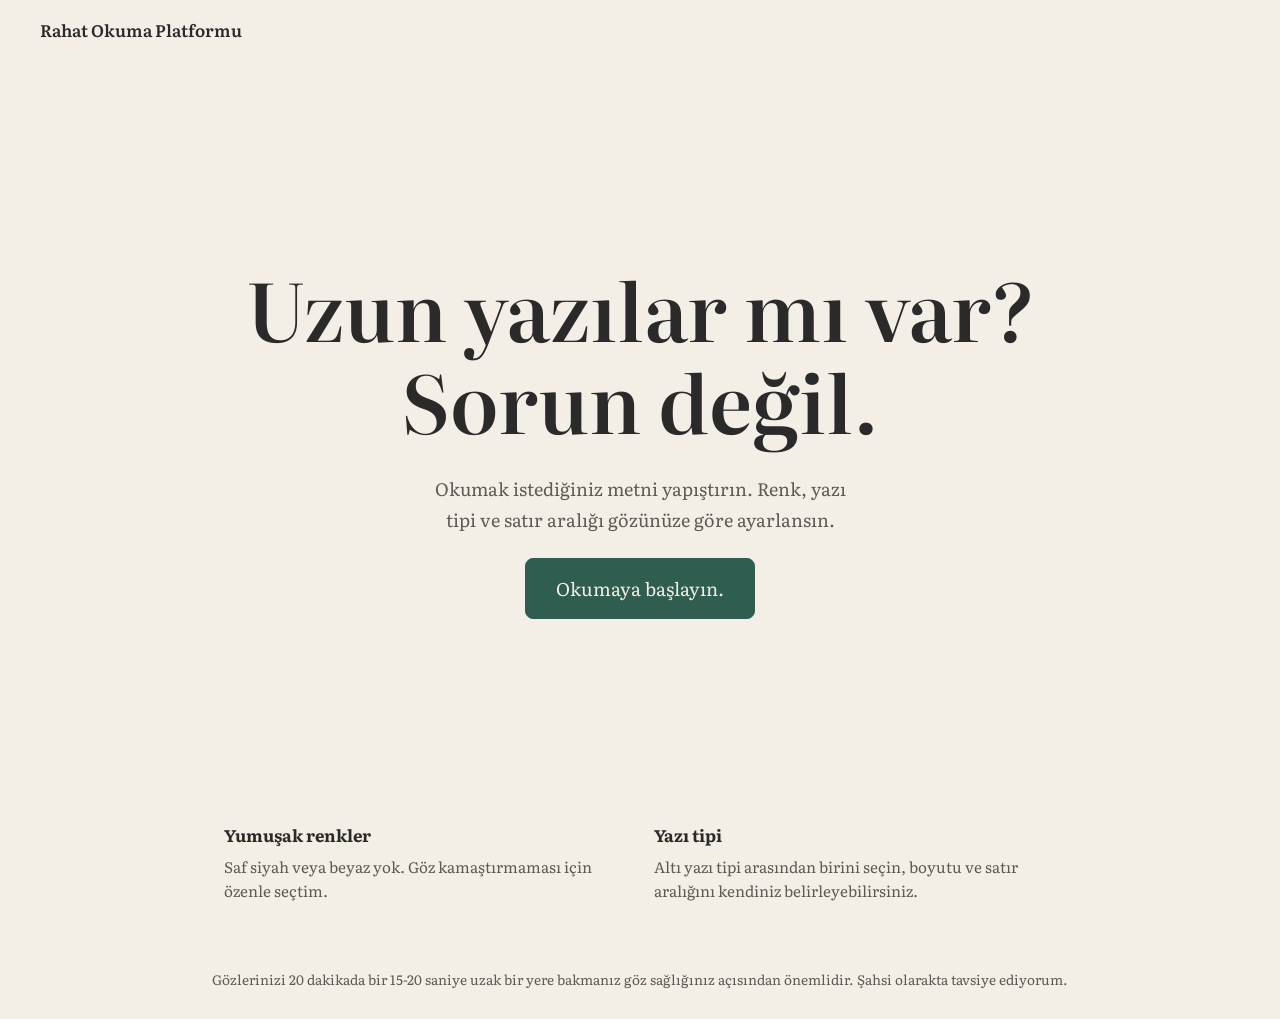
<file: index.html>
<!DOCTYPE html>
<html lang="tr">
    <head>
        <meta charset="utf-8">
        <meta name="viewport" content=""width=device-width, initial-scale=1">
        <title> Rahat Okuma Platformu</title>
        <meta name="description" content="Uzun yazıları gözünüzü yormadan okumak için sade bir okuma alanı.">
        <link rel="preconnect" href="https://fonts.googleapis.com">
        <link href="https://fonts.googleapis.com/css2?family=Atkinson+Hyperlegible:wght@400;700&family=Inter:wght@400;600&family=Lexend:wght@400;600&family=Literata:opsz,wght@7..72,400;7..72,600&family=Source+Serif+4:opsz,wght@8..60,400;8..60,600&display=swap" rel="stylesheet">
        <link rel="stylesheet" href="style.css">
        <script>try{var s=JSON.parse(localStorage.getItem("rahatOkuma")||"{}";if(s.theme)document.documentElement.dataset.theme=s.theme}catch(e){}</script>
    </head>
    <body>
        <header class="bar"><a class="brand" href="./">Rahat Okuma Platformu<a/></header>
            <main>
                <section class="hero">
                    <h1>Uzun yazılar mı var?<br>Sorun değil.</h1>
                    <p> Okumak istediğiniz metni yapıştırın. Renk, yazı tipi ve satır aralığı gözünüze göre ayarlansın.</p>
                    <a class="btn main" href="oku.html">Okumaya başlayın.</a>
                    </section>
                    
                    <section class="notes">
                        <div><h2>Yumuşak renkler</h2><p>Saf siyah veya beyaz yok. Göz kamaştırmaması için özenle seçtim.</p></div>
                        <div><h2>Yazı tipi</h2><p>Altı yazı tipi arasından birini seçin, boyutu ve satır aralığını kendiniz belirleyebilirsiniz.</p></div>
                        </section>
                    </main>
                    <footer>Gözlerinizi 20 dakikada bir 15-20 saniye uzak bir yere bakmanız göz sağlığınız açısından önemlidir. Şahsi olarakta tavsiye ediyorum.</footer>
                    </body>
</html>
</file>
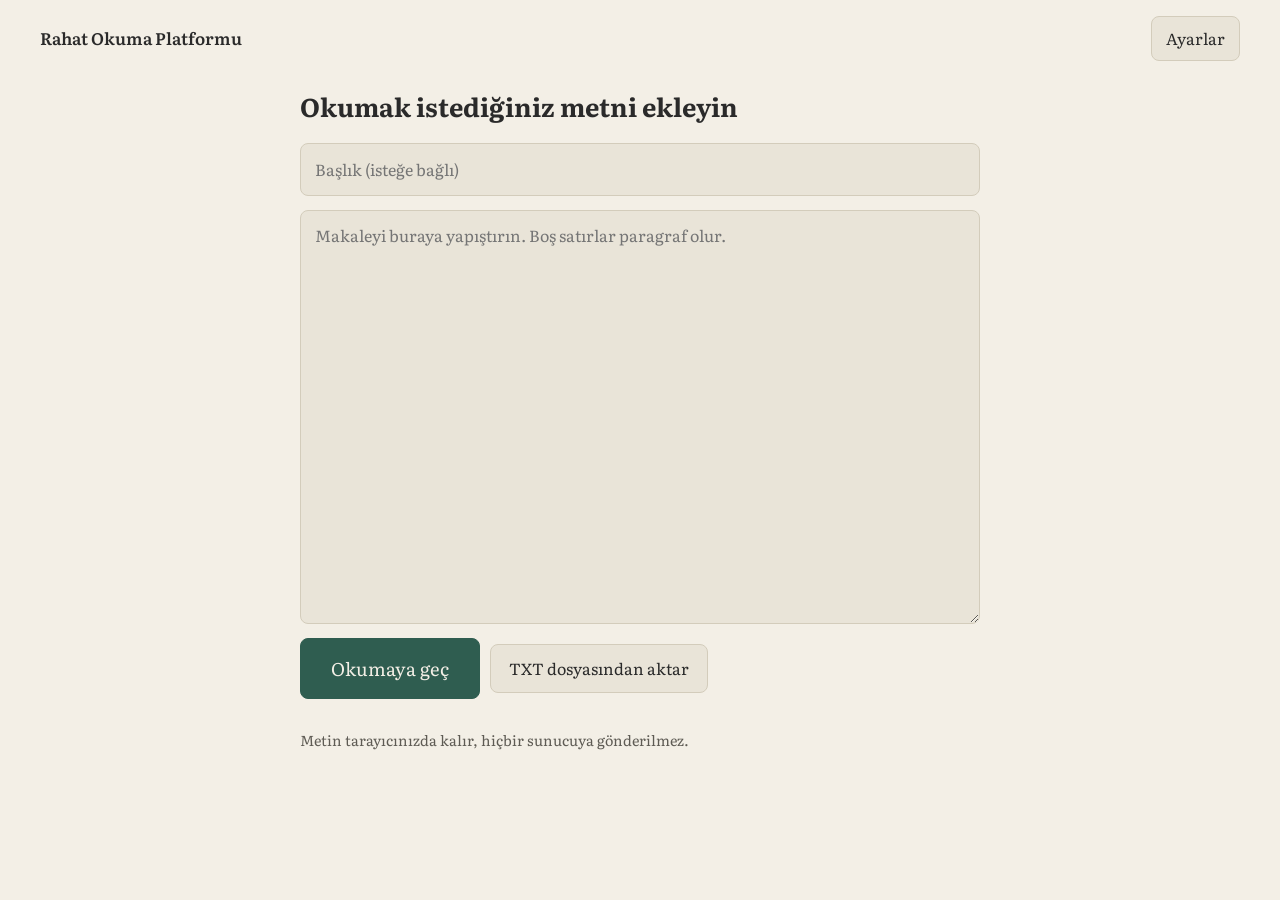
<file: oku.html>
<!doctype html>
<html lang="tr">
<head>
<meta charset="utf-8">
<meta name="viewport" content="width=device-width, initial-scale=1">
<title>Okuma alanı · Rahat Okuma Platformu</title>
<link rel="preconnect" href="https://fonts.googleapis.com">
<link rel="preconnect" href="https://fonts.gstatic.com" crossorigin>
<link href="https://fonts.googleapis.com/css2?family=Atkinson+Hyperlegible:wght@400;700&family=Inter:wght@400;600&family=Lexend:wght@400;600&family=Literata:opsz,wght@7..72,400;7..72,600&family=Source+Serif+4:opsz,wght@8..60,400;8..60,600&display=swap" rel="stylesheet">
<link rel="stylesheet" href="style.css">
<style>
  #okuma { font-family: var(--font); font-size: calc(var(--size) * 1px); line-height: var(--lh); max-width: calc(var(--w) * 1ch); margin: 0 auto; padding: 24px 20px 120px; }
  #okuma h1 { font-size: 1.5em; line-height: 1.3; margin: 0 0 1em; font-weight: 600; }
  #okuma p { margin: 0 0 1em; }
  .giris { max-width: 720px; margin: 0 auto; padding: 8px 20px 60px; display: grid; gap: 14px; }
  .giris h1 { font-size: 1.6rem; margin: 0; }
  .giris input[type=text], .giris textarea { width: 100%; font: inherit; font-size: 1rem; padding: 12px 14px; border-radius: 8px; border: 1px solid var(--line); background: var(--panel); color: var(--fg); }
  .giris textarea { min-height: 46vh; resize: vertical; line-height: 1.6; }
  .satir { display: flex; gap: 10px; flex-wrap: wrap; align-items: center; }
  .hint { color: var(--muted); font-size: .9rem; }
  .bar .btn { padding: 8px 14px; }
  .bar div { display: flex; gap: 8px; }
  #panel { position: fixed; top: 0; right: 0; bottom: 0; width: min(340px, 92vw); background: var(--panel); border-left: 1px solid var(--line); padding: 20px; overflow-y: auto; transform: translateX(105%); transition: transform .2s; z-index: 5; font-family: system-ui, sans-serif; font-size: .95rem; line-height: 1.4; }
  #panel.acik { transform: none; }
  .panelUst { display: flex; justify-content: space-between; align-items: center; margin-bottom: 14px; }
  #panel h2 { font-size: 1.05rem; margin: 0; }
  #panel .btn { padding: 6px 12px; font-size: .9rem; }
  #panel label { display: block; margin: 16px 0 6px; font-weight: 600; }
  #panel output { font-weight: 400; color: var(--muted); }
  #panel select, #panel input[type=range] { width: 100%; font: inherit; padding: 6px; background: var(--bg); color: var(--fg); border: 1px solid var(--line); border-radius: 6px; }
  #panel input[type=range] { padding: 0; accent-color: var(--accent); }
  .temalar { display: grid; grid-template-columns: repeat(3, 1fr); gap: 8px; }
  .tema { padding: 12px 4px; border-radius: 8px; border: 2px solid var(--line); cursor: pointer; font: inherit; font-size: .85rem; }
  .tema[aria-pressed=true] { border-color: var(--accent); box-shadow: 0 0 0 2px var(--accent); }
  #mola { position: fixed; left: 50%; bottom: 20px; transform: translateX(-50%); background: var(--panel); border: 1px solid var(--accent); border-radius: 10px; padding: 12px 16px; display: none; gap: 12px; align-items: center; z-index: 4; font-family: system-ui, sans-serif; font-size: .95rem; max-width: 92vw; }
  #mola.goster { display: flex; }
  .gizli { display: none !important; }
</style>
<script>try{var s=JSON.parse(localStorage.getItem("rahatOkuma")||"{}");if(s.theme)document.documentElement.dataset.theme=s.theme}catch(e){}</script>
</head>
<body>
<header class="bar">
  <a class="brand" href="./">Rahat Okuma Platformu</a>
  <div>
    <button class="btn gizli" id="sil">Metni sil</button>
    <button class="btn gizli" id="duzenle">Metni düzenle</button>
    <button class="btn" id="ayarAc" aria-expanded="false" aria-controls="panel">Ayarlar</button>
  </div>
</header>

<main>
  <section class="giris" id="giris">
    <h1>Okumak istediğiniz metni ekleyin</h1>
    <input type="text" id="baslik" placeholder="Başlık (isteğe bağlı)" aria-label="Başlık">
    <textarea id="metin" placeholder="Makaleyi buraya yapıştırın. Boş satırlar paragraf olur." aria-label="Metin"></textarea>
    <div class="satir">
      <button class="btn main" id="oku">Okumaya geç</button>
      <label class="btn" for="dosya">TXT dosyasından aktar</label>
      <input type="file" id="dosya" accept=".txt,text/plain" class="gizli">
    </div>
    <p class="hint">Metin tarayıcınızda kalır, hiçbir sunucuya gönderilmez.</p>
  </section>
  <article id="okuma" class="gizli" aria-live="polite"></article>
</main>

<aside id="panel" aria-label="Okuma ayarları">
  <div class="panelUst"><h2>Okuma ayarları</h2><button class="btn" id="ayarKapat" aria-label="Ayarları kapat">Kapat ✕</button></div>
  <div class="temalar" id="temalar" role="group" aria-label="Tema"></div>

  <label for="font">Yazı tipi</label>
  <select id="font">
    <option value="'Literata', Georgia, serif">Literata (tırnaklı, kitap tadı)</option>
    <option value="'Source Serif 4', Georgia, serif">Source Serif (tırnaklı, ince)</option>
    <option value="'Atkinson Hyperlegible', system-ui, sans-serif">Atkinson (harfler net ayrışır)</option>
    <option value="'Lexend', system-ui, sans-serif">Lexend (geniş aralıklı)</option>
    <option value="'Inter', system-ui, sans-serif">Inter (sade)</option>
    <option value="system-ui, -apple-system, 'Segoe UI', sans-serif">Sistem yazı tipi</option>
  </select>

  <label for="size">Yazı boyutu <output id="sizeO"></output></label>
  <input type="range" id="size" min="16" max="30" step="1">

  <label for="lh">Satır aralığı <output id="lhO"></output></label>
  <input type="range" id="lh" min="1.4" max="2.2" step="0.05">

  <label for="w">Satır genişliği <output id="wO"></output></label>
  <input type="range" id="w" min="40" max="80" step="1">

  <label><input type="checkbox" id="molaCb"> 20 dakikada bir mola hatırlat</label>
  <p class="hint">Ekran başında göz kırpma azalır. Hatırlatma, 20 saniye uzağa bakmanızı önerir.</p>
  <button class="btn" id="sifirla" style="margin-top:12px">Varsayılana dön</button>
</aside>

<div id="mola" role="status"><span>Mola zamanı: 20 saniye uzaktaki bir noktaya bakın ve birkaç kez göz kırpın.</span><button class="btn" id="molaKapat">Tamam</button></div>

<script>
const TEMALAR = {kagit:"Kâğıt", sis:"Gri sis", nane:"Nane", gece:"Gece", kul:"Kül", lacivert:"Lacivert"};
const VARSAYILAN = {theme:"kagit", font:"'Literata', Georgia, serif", size:20, lh:1.7, w:62, mola:false};
let S = Object.assign({}, VARSAYILAN);
try { Object.assign(S, JSON.parse(localStorage.getItem("rahatOkuma") || "{}")); } catch(e) {}
const $ = id => document.getElementById(id);
let molaZ = null;

function uygula() {
  const r = document.documentElement;
  r.dataset.theme = S.theme;
  r.style.setProperty("--font", S.font);
  r.style.setProperty("--size", S.size);
  r.style.setProperty("--lh", S.lh);
  r.style.setProperty("--w", S.w);
  $("font").value = S.font; $("size").value = S.size; $("lh").value = S.lh; $("w").value = S.w;
  $("sizeO").textContent = S.size + " px"; $("lhO").textContent = S.lh; $("wO").textContent = S.w + " karakter";
  $("molaCb").checked = S.mola;
  document.querySelectorAll(".tema").forEach(b => b.setAttribute("aria-pressed", b.dataset.t === S.theme));
  clearInterval(molaZ);
  if (S.mola) molaZ = setInterval(() => $("mola").classList.add("goster"), 20 * 60 * 1000);
  try { localStorage.setItem("rahatOkuma", JSON.stringify(S)); } catch(e) {}
}

for (const [k, ad] of Object.entries(TEMALAR)) {
  const b = document.createElement("button");
  b.className = "tema"; b.dataset.t = k; b.textContent = ad;
  b.setAttribute("data-theme", k);
  b.style.cssText = "background:var(--bg);color:var(--fg)";
  b.onclick = () => { S.theme = k; uygula(); };
  $("temalar").appendChild(b);
}
$("font").onchange = e => { S.font = e.target.value; uygula(); };
["size","lh","w"].forEach(id => $(id).oninput = e => { S[id] = parseFloat(e.target.value); uygula(); });
$("molaCb").onchange = e => { S.mola = e.target.checked; uygula(); };
$("molaKapat").onclick = () => $("mola").classList.remove("goster");
$("sifirla").onclick = () => { S = Object.assign({}, VARSAYILAN); uygula(); };
function panelKapat() { $("panel").classList.remove("acik"); $("ayarAc").setAttribute("aria-expanded", false); }
$("ayarAc").onclick = e => { e.stopPropagation(); const a = $("panel").classList.toggle("acik"); $("ayarAc").setAttribute("aria-expanded", a); };
$("ayarKapat").onclick = panelKapat;
document.addEventListener("click", e => { if ($("panel").classList.contains("acik") && !$("panel").contains(e.target)) panelKapat(); });

$("dosya").onchange = e => {
  const f = e.target.files[0]; if (!f) return;
  const rd = new FileReader();
  rd.onload = () => { $("metin").value = rd.result; if (!$("baslik").value) $("baslik").value = f.name.replace(/\.txt$/i, ""); kaydet("duzenle"); };
  rd.readAsText(f, "utf-8");
};

function kaydet(mod) {
  try { localStorage.setItem("rahatOkumaMetin", JSON.stringify({t: $("baslik").value, m: $("metin").value, mod})); } catch(e) {}
}
function okumayaGec(ilk) {
  const m = $("metin").value.trim();
  if (!m) { $("metin").focus(); return; }
  const o = $("okuma"); o.textContent = "";
  const t = $("baslik").value.trim();
  if (t) { const h = document.createElement("h1"); h.textContent = t; o.appendChild(h); }
  m.split(/\n\s*\n/).forEach(par => {
    const p = document.createElement("p");
    p.textContent = par.replace(/\s*\n\s*/g, " ").trim();
    if (p.textContent) o.appendChild(p);
  });
  $("giris").classList.add("gizli"); o.classList.remove("gizli"); $("duzenle").classList.remove("gizli"); $("sil").classList.remove("gizli");
  if (!ilk) { kaydet("okuma"); window.scrollTo(0, 0); }
}
$("oku").onclick = () => okumayaGec(false);
$("duzenle").onclick = () => {
  $("okuma").classList.add("gizli"); $("giris").classList.remove("gizli"); $("duzenle").classList.add("gizli"); $("sil").classList.add("gizli");
  kaydet("duzenle");
};
$("sil").onclick = () => {
  $("metin").value = ""; $("baslik").value = ""; $("okuma").textContent = "";
  try { localStorage.removeItem("rahatOkumaMetin"); } catch(e) {}
  $("okuma").classList.add("gizli"); $("giris").classList.remove("gizli");
  $("duzenle").classList.add("gizli"); $("sil").classList.add("gizli");
  window.scrollTo(0, 0); $("metin").focus();
};
$("metin").oninput = $("baslik").oninput = () => kaydet("duzenle");
try {
  const k = JSON.parse(localStorage.getItem("rahatOkumaMetin") || "null");
  if (k && k.m) { $("baslik").value = k.t || ""; $("metin").value = k.m; if (k.mod === "okuma") okumayaGec(true); }
} catch(e) {}
document.addEventListener("keydown", e => { if (e.key === "Escape") panelKapat(); });
uygula();
</script>
</body>
</html>
</file>
<file: style.css>
:root, [data-theme="kagit"] { --bg:#f3efe6; --fg:#2a2a2a; --muted:#5e5b54; --panel:#e9e4d8; --line:#d3ccbb; --accent:#2f5d50; --on-accent:#f3efe6; color-scheme: light; }
[data-theme="sis"]   { --bg:#e6e8ea; --fg:#22262a; --muted:#545b62; --panel:#dadde0; --line:#c2c7cc; --accent:#2c5a78; --on-accent:#e6e8ea; color-scheme: light; }
[data-theme="nane"]  { --bg:#dde6da; --fg:#1f2a22; --muted:#4b5a4f; --panel:#d0dccc; --line:#b7c7b2; --accent:#2f5d50; --on-accent:#dde6da; color-scheme: light; }
[data-theme="gece"]  { --bg:#1e2022; --fg:#d2d4d6; --muted:#9a9ea3; --panel:#282b2e; --line:#3a3e42; --accent:#8fbfae; --on-accent:#1e2022; color-scheme: dark; }
[data-theme="kul"]   { --bg:#2a2520; --fg:#d9cfc0; --muted:#a79c8b; --panel:#352f28; --line:#4a4238; --accent:#c9b27c; --on-accent:#2a2520; color-scheme: dark; }
[data-theme="lacivert"] { --bg:#1b2430; --fg:#cbd5e1; --muted:#93a1b3; --panel:#243040; --line:#344356; --accent:#8db4d9; --on-accent:#1b2430; color-scheme: dark; }

* { box-sizing: border-box; }
html { height: 100%; }
body { margin: 0; min-height: 100%; background: var(--bg); color: var(--fg); font: 18px/1.7 "Literata", Georgia, serif; transition: background .2s, color .2s; }
a { color: inherit; }
:focus-visible { outline: 3px solid var(--accent); outline-offset: 2px; }

.bar { display: flex; justify-content: space-between; align-items: center; padding: 16px clamp(16px, 4vw, 40px); }
.brand { font-weight: 600; text-decoration: none; font-size: 1.05rem; }

.btn { display: inline-block; font: inherit; font-size: 1rem; padding: 10px 18px; border-radius: 8px; border: 1px solid var(--line); background: var(--panel); color: var(--fg); cursor: pointer; text-decoration: none; }
.btn:hover { border-color: var(--accent); }
.btn.main { background: var(--accent); color: var(--on-accent); border-color: var(--accent); font-size: 1.15rem; padding: 14px 30px; }

/* Ana sayfa */
.hero { min-height: calc(100vh - 140px); display: flex; flex-direction: column; justify-content: center; align-items: center; text-align: center; padding: 24px; gap: 22px; }
.hero h1 { font-size: clamp(2rem, 8vw, 5rem); line-height: 1.15; margin: 0 auto 28px; font-weight: 600; }
.hero p { margin: 0 auto; width: 100%; max-width: 46ch; padding: 0; text-align: center; color: var(--muted); text-wrap: balance; }
.notes { display: grid; grid-template-columns: repeat(auto-fit, minmax(220px, 1fr)); gap: 28px; max-width: 880px; margin: 0 auto; padding: 0 24px 64px; }
.notes h2 { font-size: 1.05rem; margin: 0 0 6px; }
.notes p { margin: 0; font-size: .95rem; color: var(--muted); line-height: 1.6; }
footer { text-align: center; color: var(--muted); font-size: .85rem; padding: 0 16px 28px; }
</file>
